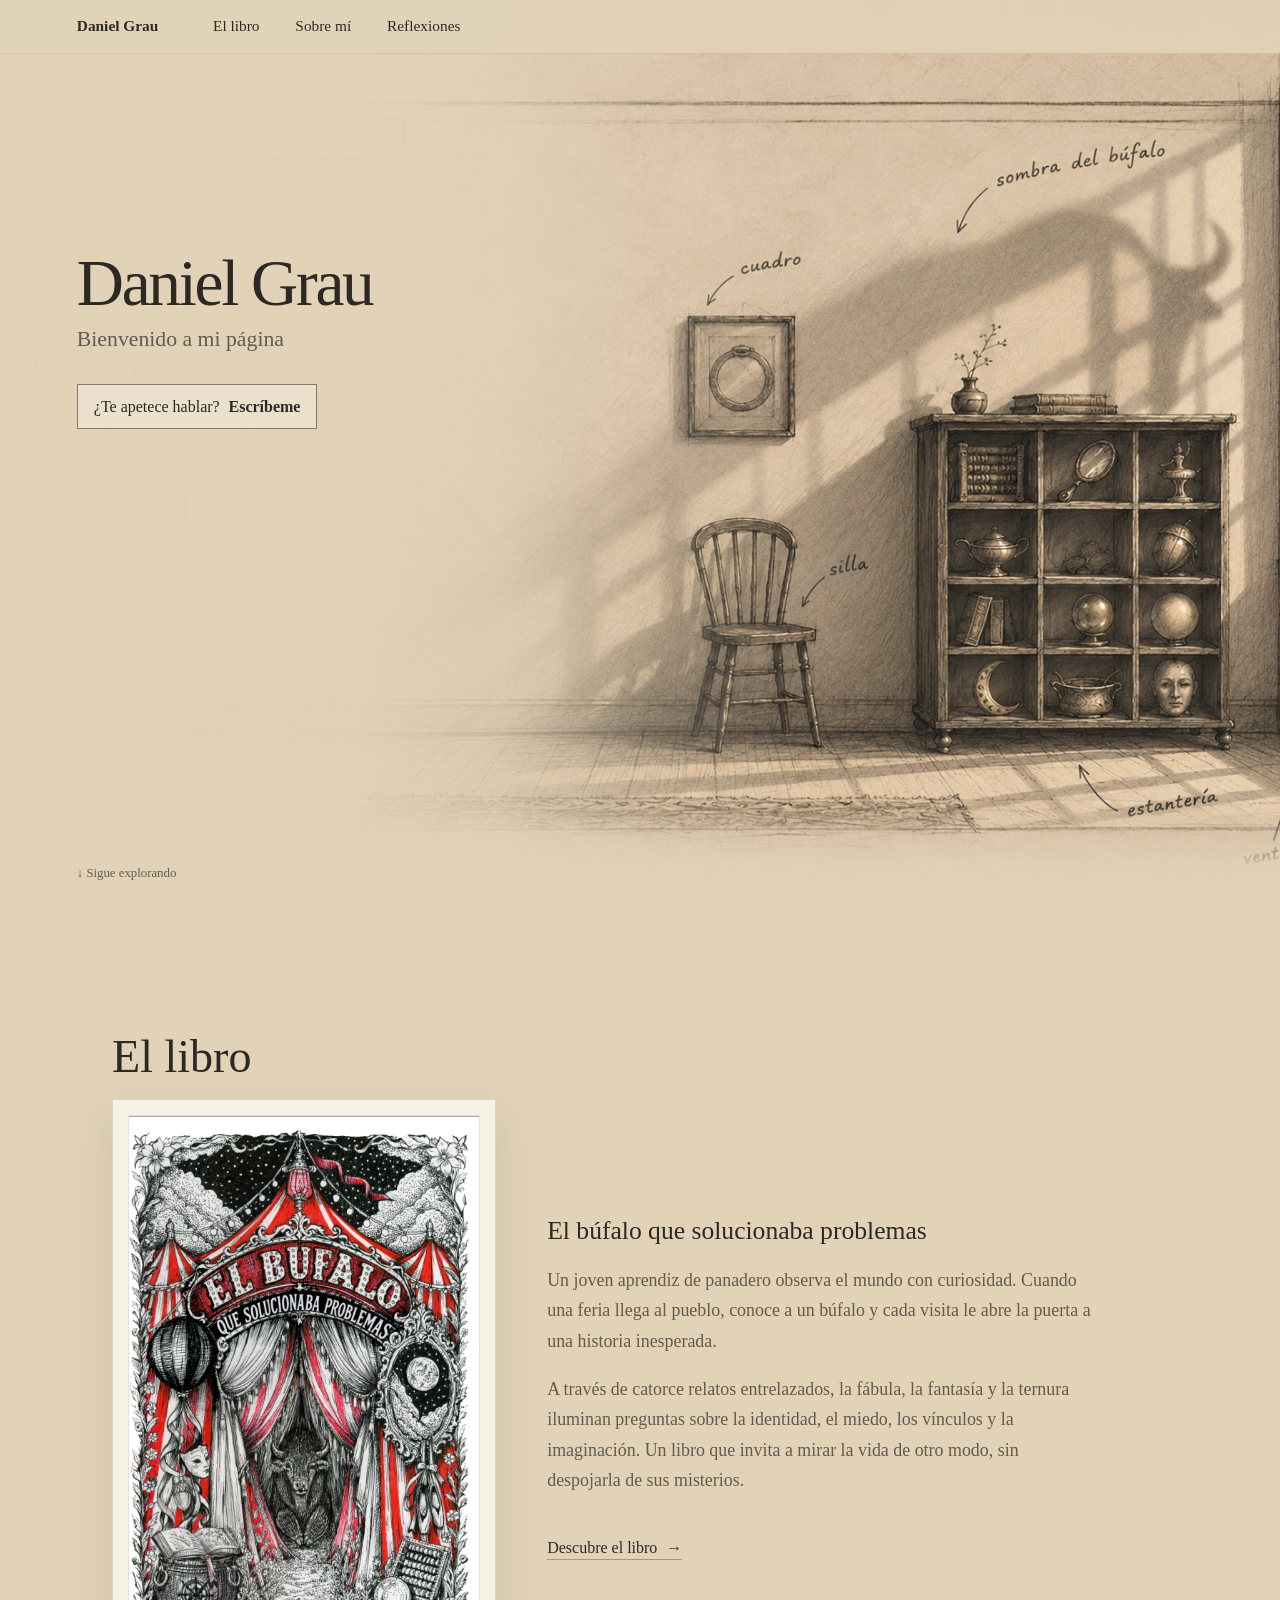
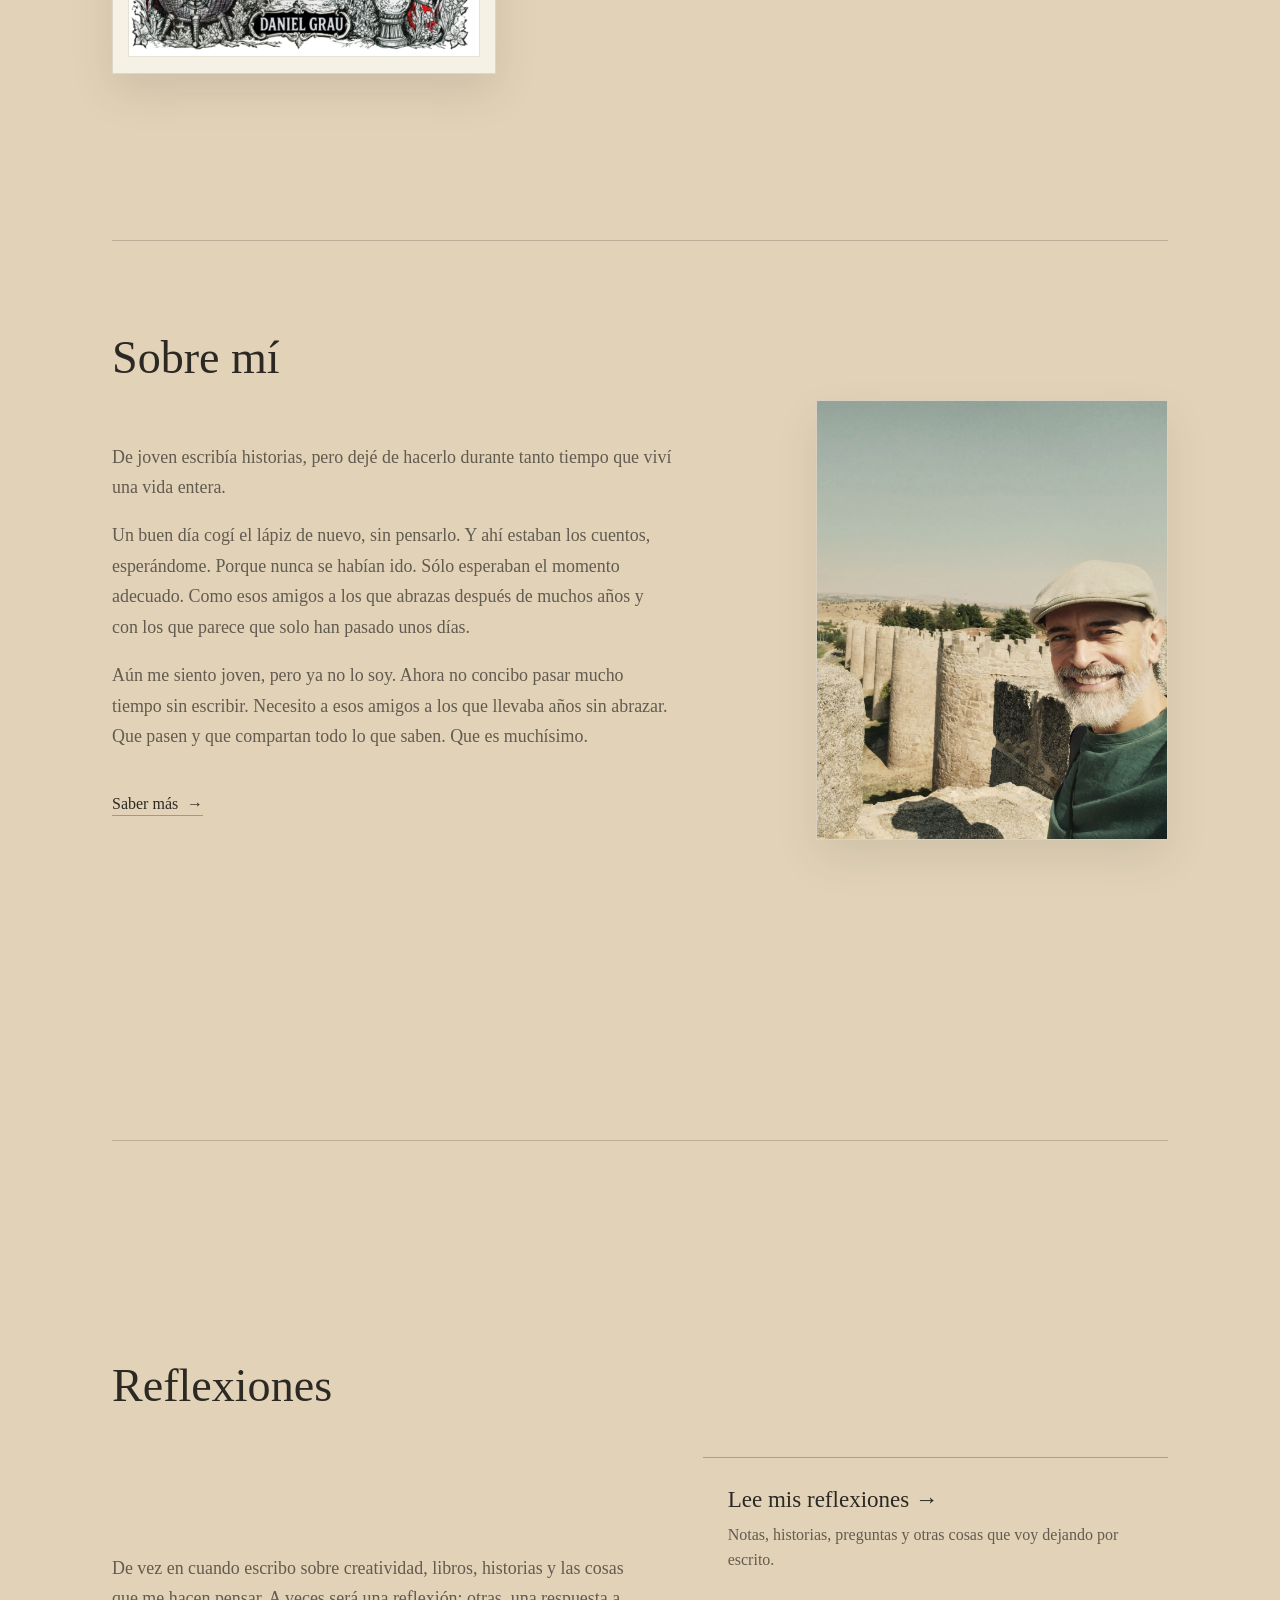
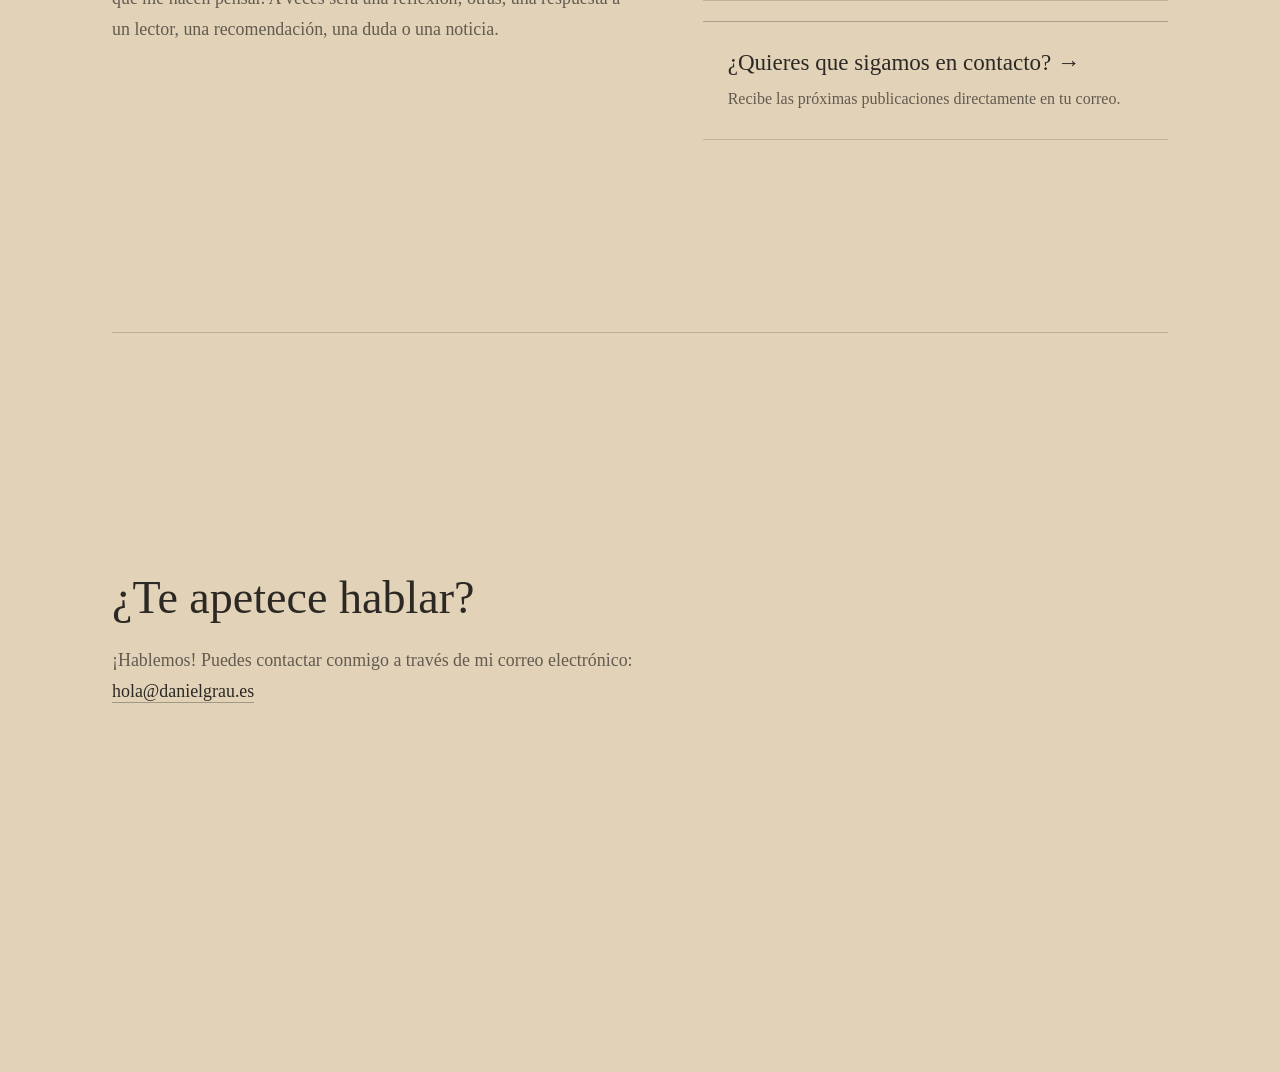
<file: index.html>
<!doctype html>
<html lang="es">
<head>
  <meta charset="utf-8">
  <meta name="viewport" content="width=device-width, initial-scale=1">
  <meta name="description" content="Página personal de Daniel Grau.">
  <title>Daniel Grau</title>
  <link rel="stylesheet" href="assets/css/site.css">
</head>
<body>
  <main>
    <section class="hero" aria-label="Bienvenida">
      <div class="hero__scene">
        <img src="assets/images/ilustracion-home.png" alt="">
<a class="hotspot hotspot--book" href="#libro" data-label="El libro" data-x="0.744" data-y="0.689" data-w="80" data-h="80" aria-label="Ir a El libro"></a>
      <a class="hotspot hotspot--mask" href="#sobre-mi" data-label="Sobre mí" data-x="0.876" data-y="0.760" data-w="80" data-h="80" aria-label="Ir a Sobre mí"></a>
      <a class="hotspot hotspot--mirror" href="#reflexiones" data-label="Reflexiones" data-x="0.810" data-y="0.519" data-w="80" data-h="80" aria-label="Ir a Reflexiones"></a>

      </div>

      <nav class="site-nav" aria-label="Navegación principal">
        <a class="site-nav__name" href="#inicio">Daniel Grau</a>
        <div class="site-nav__links">
          <a href="#libro">El libro</a>
          <a href="#sobre-mi">Sobre mí</a>
          <a href="#reflexiones">Reflexiones</a>
        </div>
      </nav>

      <div class="hero__copy" id="inicio">
        <h1>Daniel Grau</h1>
        <p class="hero__welcome">Bienvenido a mi página</p>
        <a class="cta" href="#contacto">¿Te apetece hablar? <strong>Escríbeme</strong></a>
      </div>

      <div class="scroll-hint">↓ Sigue explorando</div>
    </section>

    <div class="content">
      <section id="libro">
        <h2>El libro</h2>
        <div class="book-feature">
          <figure class="book-cover">
            <div class="book-cover__frame">
            <img src="assets/images/portada-bufalo.png" alt="Portada de El búfalo que solucionaba problemas">
            </div>
          </figure>
          <div class="book-copy">
            <h3>El búfalo que solucionaba problemas</h3>
            <p>Un joven aprendiz de panadero observa el mundo con curiosidad. Cuando una feria llega al pueblo, conoce a un búfalo y cada visita le abre la puerta a una historia inesperada.</p>
            <p>A través de catorce relatos entrelazados, la fábula, la fantasía y la ternura iluminan preguntas sobre la identidad, el miedo, los vínculos y la imaginación. Un libro que invita a mirar la vida de otro modo, sin despojarla de sus misterios.</p>
            <a class="book-link" href="danielgrau-libro.html">Descubre el libro</a>
          </div>
        </div>
      </section>

      <section id="sobre-mi">
        <h2>Sobre mí</h2>
        <div class="about-feature">
          <div class="about-copy">
            <p>De joven escribía historias, pero dejé de hacerlo durante tanto tiempo que viví una vida entera.</p>
            <p>Un buen día cogí el lápiz de nuevo, sin pensarlo. Y ahí estaban los cuentos, esperándome. Porque nunca se habían ido. Sólo esperaban el momento adecuado. Como esos amigos a los que abrazas después de muchos años y con los que parece que solo han pasado unos días.</p>
            <p>Aún me siento joven, pero ya no lo soy. Ahora no concibo pasar mucho tiempo sin escribir. Necesito a esos amigos a los que llevaba años sin abrazar. Que pasen y que compartan todo lo que saben. Que es muchísimo.</p>
            <a class="about-link" href="danielgrau-sobre-mi.html">Saber más</a>
          </div>
          <figure class="about-photo">
            <div class="about-photo__frame">
              <img src="assets/images/retrato-autor.jpg" alt="Retrato de Daniel Grau">
            </div>
          </figure>
        </div>
      </section>

      <section id="reflexiones">
        <h2>Reflexiones</h2>
        <div class="reflections-feature">
          <div class="reflections-copy">
            <p>De vez en cuando escribo sobre creatividad, libros, historias y las cosas que me hacen pensar. A veces será una reflexión; otras, una respuesta a un lector, una recomendación, una duda o una noticia.</p>
          </div>
          <div class="reflections-actions" aria-label="Opciones de Reflexiones">
            <a class="reflections-action" href="https://reflexiones.danielgrau.es/">
              <strong>Lee mis reflexiones →</strong>
              <span>Notas, historias, preguntas y otras cosas que voy dejando por escrito.</span>
            </a>
            <a class="reflections-action" href="danielgrau-suscripcion.html">
              <strong>¿Quieres que sigamos en contacto? →</strong>
              <span>Recibe las próximas publicaciones directamente en tu correo.</span>
            </a>
          </div>
        </div>
      </section>

      <section id="contacto">
        <h2>¿Te apetece hablar?</h2>
        <div class="contact-copy">
          <p>¡Hablemos! Puedes contactar conmigo a través de mi correo electrónico: <a class="contact-email" href="mailto:hola@danielgrau.es">hola@danielgrau.es</a></p>
        </div>
      </section>
    </div>
  </main>
  <script src="assets/js/site.js" defer></script>
</body>
</html>
</file>
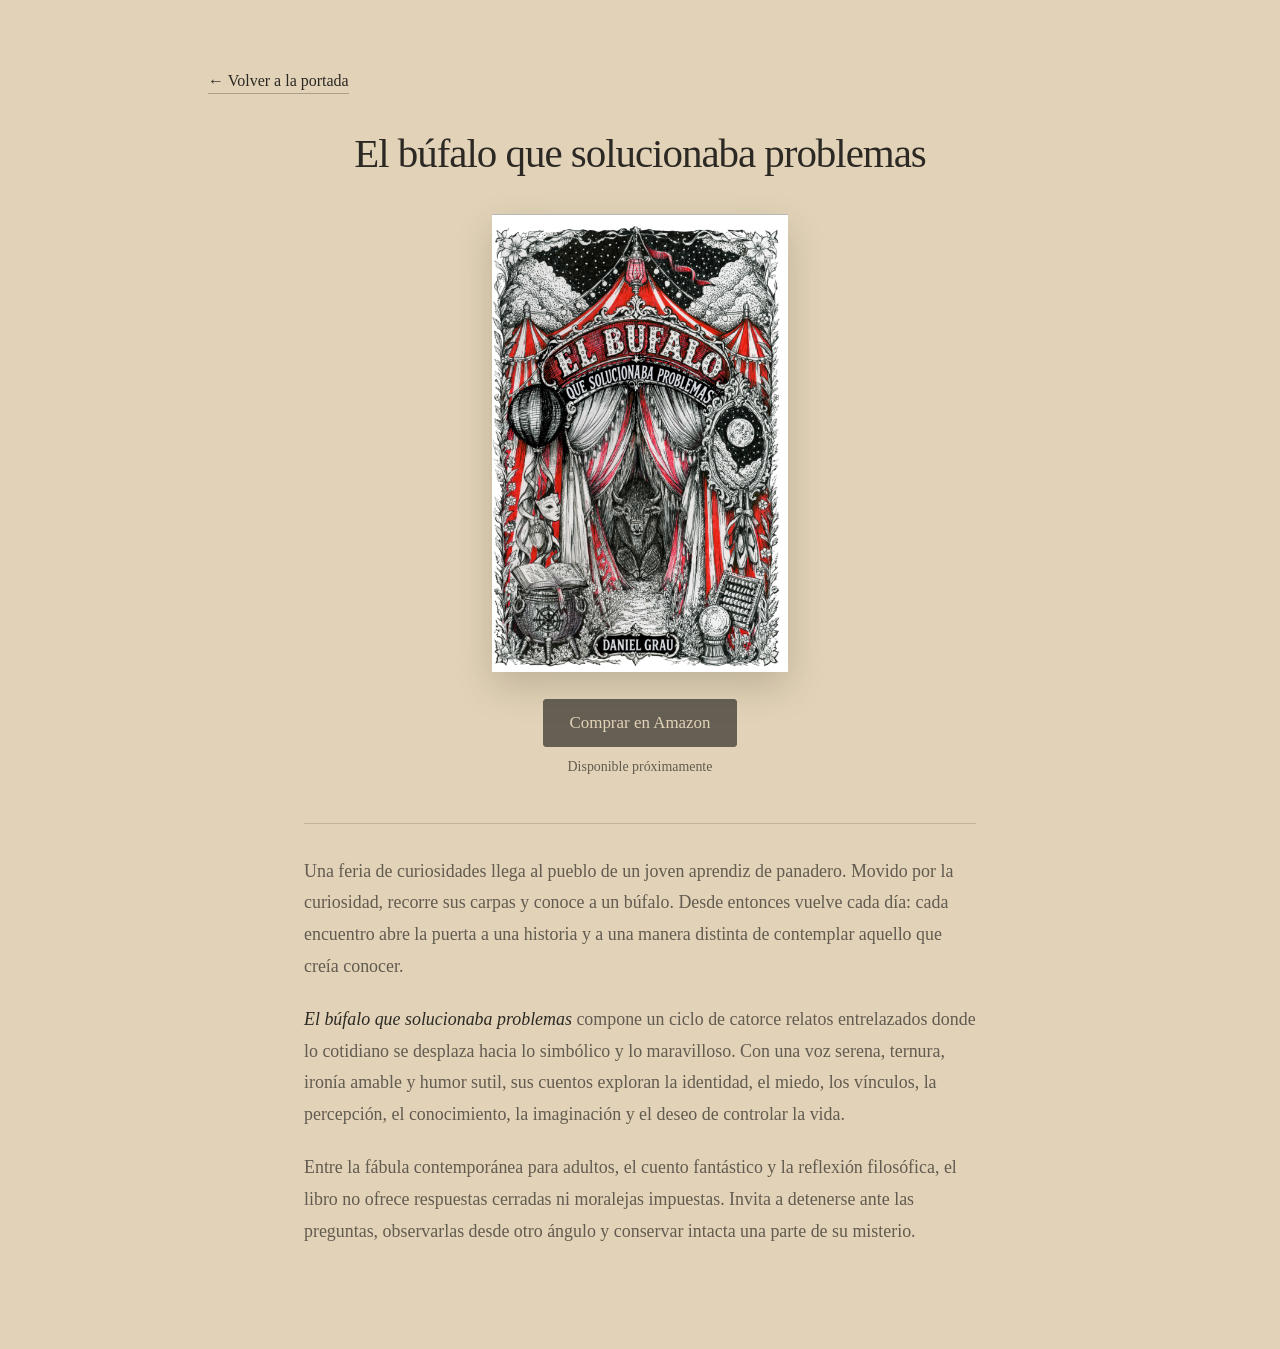
<file: danielgrau-libro.html>
<!doctype html><html lang="es"><head><meta charset="utf-8"><meta name="viewport" content="width=device-width, initial-scale=1"><meta name="description" content="El búfalo que solucionaba problemas, de Daniel Grau. Catorce relatos entrelazados entre la fábula, la fantasía y la reflexión filosófica."><title>El búfalo que solucionaba problemas — Daniel Grau</title><link rel="stylesheet" href="assets/css/danielgrau-libro.css"></head><body><main><a class="back" href="index.html#libro">← Volver a la portada</a><h1>El búfalo que solucionaba problemas</h1><figure class="cover" id="cover"><img src="assets/images/portada-bufalo.png" alt="Portada de El búfalo que solucionaba problemas" decoding="async"></figure><div class="action"><!-- Cuando KDP esté publicado, añadir href="URL_REAL_DE_AMAZON" y retirar aria-disabled. --><a class="amazon" aria-disabled="true">Comprar en Amazon</a><span class="availability">Disponible próximamente</span></div><section class="description" aria-label="Sobre el libro"><p>Una feria de curiosidades llega al pueblo de un joven aprendiz de panadero. Movido por la curiosidad, recorre sus carpas y conoce a un búfalo. Desde entonces vuelve cada día: cada encuentro abre la puerta a una historia y a una manera distinta de contemplar aquello que creía conocer.</p><p><em>El búfalo que solucionaba problemas</em> compone un ciclo de catorce relatos entrelazados donde lo cotidiano se desplaza hacia lo simbólico y lo maravilloso. Con una voz serena, ternura, ironía amable y humor sutil, sus cuentos exploran la identidad, el miedo, los vínculos, la percepción, el conocimiento, la imaginación y el deseo de controlar la vida.</p><p>Entre la fábula contemporánea para adultos, el cuento fantástico y la reflexión filosófica, el libro no ofrece respuestas cerradas ni moralejas impuestas. Invita a detenerse ante las preguntas, observarlas desde otro ángulo y conservar intacta una parte de su misterio.</p></section></main></body></html>
</file>
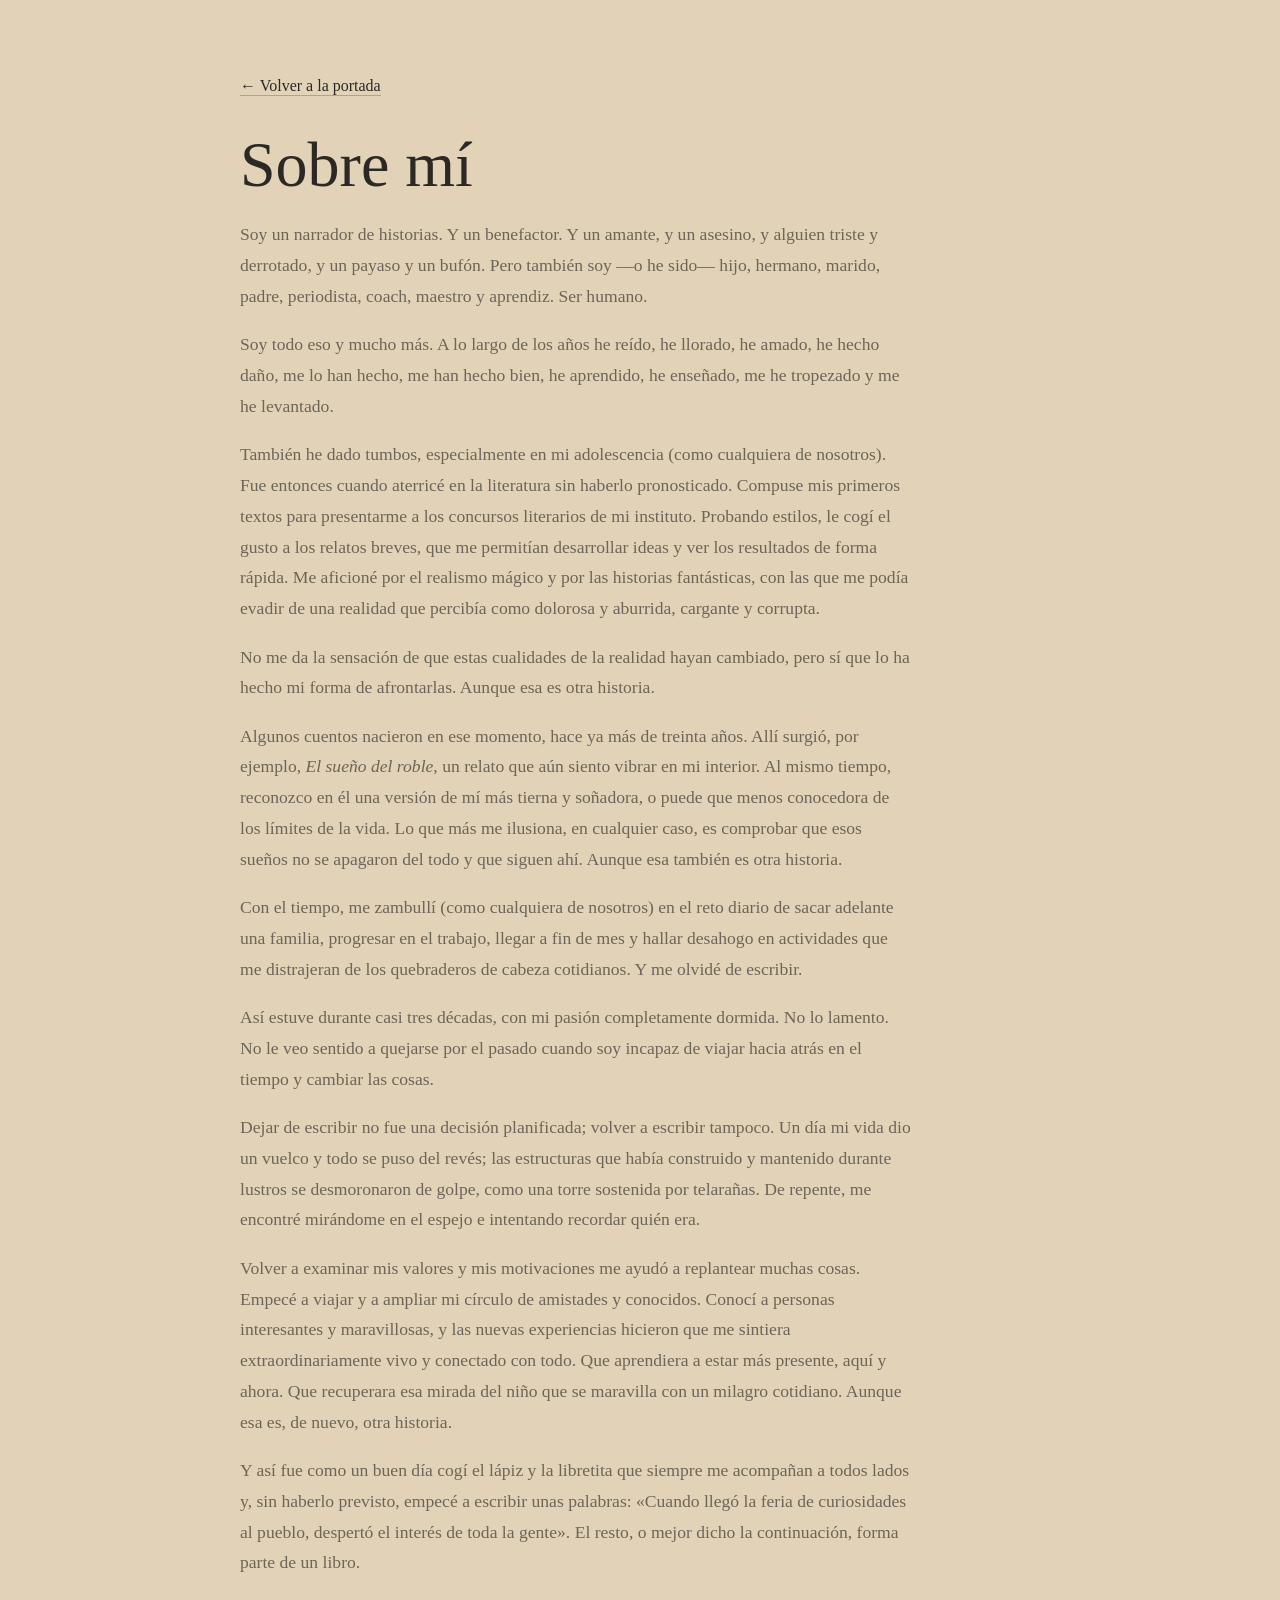
<file: danielgrau-sobre-mi.html>
<!doctype html>
<html lang="es"><head><meta charset="utf-8"><meta name="viewport" content="width=device-width, initial-scale=1"><title>Sobre mí — Daniel Grau</title>
<link rel="stylesheet" href="assets/css/danielgrau-sobre-mi.css"></head><body><main>
<a class="back" href="index.html#sobre-mi">← Volver a la portada</a><h1>Sobre mí</h1>
<p>Soy un narrador de historias. Y un benefactor. Y un amante, y un asesino, y alguien triste y derrotado, y un payaso y un bufón. Pero también soy —o he sido— hijo, hermano, marido, padre, periodista, coach, maestro y aprendiz. Ser humano.</p>
<p>Soy todo eso y mucho más. A lo largo de los años he reído, he llorado, he amado, he hecho daño, me lo han hecho, me han hecho bien, he aprendido, he enseñado, me he tropezado y me he levantado.</p>
<p>También he dado tumbos, especialmente en mi adolescencia (como cualquiera de nosotros). Fue entonces cuando aterricé en la literatura sin haberlo pronosticado. Compuse mis primeros textos para presentarme a los concursos literarios de mi instituto. Probando estilos, le cogí el gusto a los relatos breves, que me permitían desarrollar ideas y ver los resultados de forma rápida. Me aficioné por el realismo mágico y por las historias fantásticas, con las que me podía evadir de una realidad que percibía como dolorosa y aburrida, cargante y corrupta.</p>
<p>No me da la sensación de que estas cualidades de la realidad hayan cambiado, pero sí que lo ha hecho mi forma de afrontarlas. Aunque esa es otra historia.</p>
<p>Algunos cuentos nacieron en ese momento, hace ya más de treinta años. Allí surgió, por ejemplo, <em>El sueño del roble</em>, un relato que aún siento vibrar en mi interior. Al mismo tiempo, reconozco en él una versión de mí más tierna y soñadora, o puede que menos conocedora de los límites de la vida. Lo que más me ilusiona, en cualquier caso, es comprobar que esos sueños no se apagaron del todo y que siguen ahí. Aunque esa también es otra historia.</p>
<p>Con el tiempo, me zambullí (como cualquiera de nosotros) en el reto diario de sacar adelante una familia, progresar en el trabajo, llegar a fin de mes y hallar desahogo en actividades que me distrajeran de los quebraderos de cabeza cotidianos. Y me olvidé de escribir.</p>
<p>Así estuve durante casi tres décadas, con mi pasión completamente dormida. No lo lamento. No le veo sentido a quejarse por el pasado cuando soy incapaz de viajar hacia atrás en el tiempo y cambiar las cosas.</p>
<p>Dejar de escribir no fue una decisión planificada; volver a escribir tampoco. Un día mi vida dio un vuelco y todo se puso del revés; las estructuras que había construido y mantenido durante lustros se desmoronaron de golpe, como una torre sostenida por telarañas. De repente, me encontré mirándome en el espejo e intentando recordar quién era.</p>
<p>Volver a examinar mis valores y mis motivaciones me ayudó a replantear muchas cosas. Empecé a viajar y a ampliar mi círculo de amistades y conocidos. Conocí a personas interesantes y maravillosas, y las nuevas experiencias hicieron que me sintiera extraordinariamente vivo y conectado con todo. Que aprendiera a estar más presente, aquí y ahora. Que recuperara esa mirada del niño que se maravilla con un milagro cotidiano. Aunque esa es, de nuevo, otra historia.</p>
<p>Y así fue como un buen día cogí el lápiz y la libretita que siempre me acompañan a todos lados y, sin haberlo previsto, empecé a escribir unas palabras: «Cuando llegó la feria de curiosidades al pueblo, despertó el interés de toda la gente». El resto, o mejor dicho la continuación, forma parte de un libro.</p>
</main></body></html>
</file>
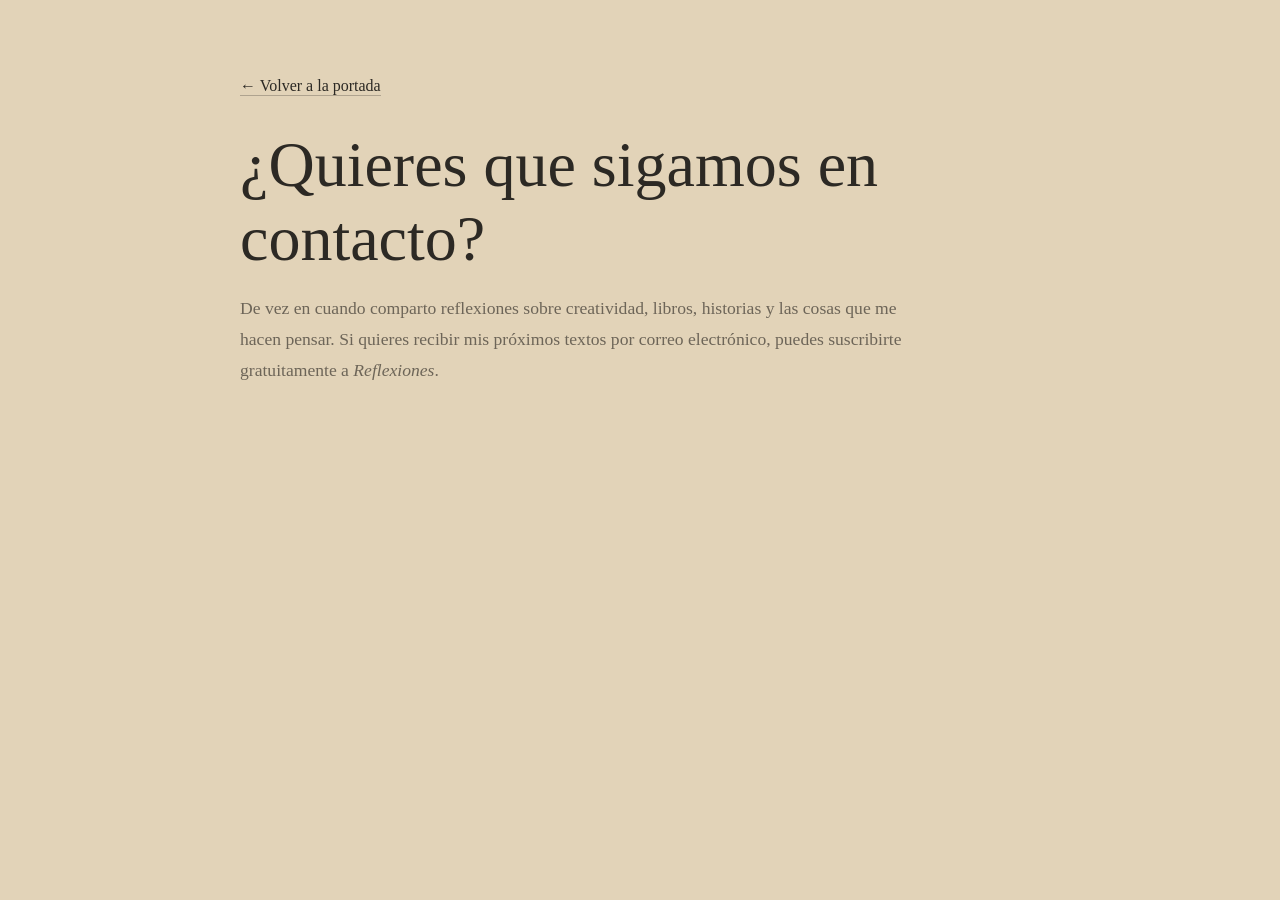
<file: danielgrau-suscripcion.html>
<!doctype html><html lang="es"><head><meta charset="utf-8"><meta name="viewport" content="width=device-width, initial-scale=1"><meta name="description" content="Suscríbete gratuitamente a Reflexiones, de Daniel Grau, y recibe sus nuevos textos por correo electrónico."><title>¿Quieres que sigamos en contacto? — Daniel Grau</title><link rel="stylesheet" href="assets/css/danielgrau-suscripcion.css"></head><body><main><a class="back" href="index.html#reflexiones">← Volver a la portada</a><h1>¿Quieres que sigamos en contacto?</h1><p>De vez en cuando comparto reflexiones sobre creatividad, libros, historias y las cosas que me hacen pensar. Si quieres recibir mis próximos textos por correo electrónico, puedes suscribirte gratuitamente a <em>Reflexiones</em>.</p><div class="signup"><iframe src="https://reflexiones.danielgrau.es/embed?transparent=1" width="480" height="150" style="border: 0; background: transparent" frameborder="0" scrolling="no"></iframe></div></main></body></html>
</file>
<file: assets/css/site.css>
:root {
  --paper: #e2d3b8;
  --paper-strong: #d9c7a7;
  --ink: #2c2924;
  --ink-soft: #625b50;
  --line: rgba(44, 41, 36, 0.22);
  --hotspot: rgba(255, 251, 240, 0.86);
}

* { box-sizing: border-box; }
html { scroll-behavior: smooth; }
body {
  margin: 0;
  color: var(--ink);
  background: var(--paper);
  font-family: Georgia, 'Times New Roman', serif;
}

a { color: inherit; }

.hero {
  position: relative;
  min-height: 100svh;
  overflow: hidden;
  background: var(--paper);
}

.hero__scene {
  position: absolute;
  inset: 0;
  isolation: isolate;
}

.hero__scene::after {
  content: "";
  position: absolute;
  inset: auto 0 0 0;
  height: clamp(3.5rem, 10vh, 7rem);
  background: linear-gradient(to bottom, rgba(226,211,184,0) 0%, rgba(226,211,184,.82) 60%, rgba(226,211,184,1) 100%);
  pointer-events: none;
  z-index: 1;
}

.hero__scene img {
  width: 100%;
  height: 100%;
  object-fit: cover;
  object-position: center center;
  display: block;
  filter: saturate(.9) contrast(.98);
}

/* Cubre las anotaciones del mock y reserva una zona serena para el contenido. */
.hero::after {
  content: '';
  position: absolute;
  inset: 0;
  pointer-events: none;
  background: linear-gradient(
    90deg,
    rgba(226,211,184,.99) 0%,
    rgba(226,211,184,.97) 28%,
    rgba(226,211,184,.80) 39%,
    rgba(226,211,184,.25) 51%,
    rgba(226,211,184,0) 63%
  );
}

.site-nav {
  position: fixed;
  z-index: 20;
  top: 0;
  left: 0;
  right: 0;
  display: flex;
  align-items: center;
  gap: 2rem;
  padding: .85rem clamp(1.5rem, 6vw, 6rem);
  font-size: .96rem;
  background: rgba(226,211,184,.90);
  border-bottom: 1px solid rgba(44,41,36,.10);
  backdrop-filter: blur(6px);
  -webkit-backdrop-filter: blur(6px);
}

.site-nav__name {
  font-weight: 700;
  margin-right: 1rem;
  text-decoration: none;
}

.site-nav__links {
  display: flex;
  gap: 1.4rem;
  flex-wrap: wrap;
}

.site-nav__links a {
  text-decoration: none;
  border-bottom: 1px solid transparent;
}
.site-nav__links a:hover,
.site-nav__links a:focus-visible { border-bottom-color: currentColor; }

.site-nav__links a {
  padding: .2rem .42rem;
  transition: background-color .18s ease, color .18s ease, border-color .18s ease;
}

.site-nav__links a.is-active {
  background: var(--ink);
  color: var(--paper);
  border-bottom-color: transparent;
}

.hero__copy {
  position: relative;
  z-index: 4;
  width: min(35rem, 42vw);
  padding-top: clamp(11rem, 28vh, 18rem);
  margin-left: clamp(1.5rem, 6vw, 6rem);
}

.hero__copy h1 {
  margin: 0 0 .8rem;
  font-size: clamp(2.6rem, 5.1vw, 5.6rem);
  line-height: .95;
  font-weight: 500;
  letter-spacing: -.035em;
}

.hero__welcome {
  margin: 0 0 2rem;
  font-size: clamp(1.15rem, 1.7vw, 1.6rem);
  color: var(--ink-soft);
}

.cta {
  display: inline-flex;
  align-items: center;
  gap: .55rem;
  padding: .8rem 1rem;
  text-decoration: none;
  border: 1px solid rgba(44,41,36,.55);
  background: rgba(238,229,212,.72);
  backdrop-filter: blur(2px);
  transition: transform .18s ease, background .18s ease;
}
.cta:hover, .cta:focus-visible {
  transform: translateY(-2px);
  background: rgba(255,252,245,.9);
}

.hotspot {
  position: absolute;
  z-index: 3;
  width: 1px;
  height: 1px;
  border-radius: .18rem;
  border: 1px dashed rgba(44,41,36,.22);
  background: transparent;
  transform: translate(-50%, -50%);
  cursor: pointer;
  text-decoration: none;
}
.hotspot::after {
  content: attr(data-label);
  position: absolute;
  left: 50%;
  bottom: calc(100% + .55rem);
  transform: translateX(-50%) translateY(.25rem);
  opacity: 0;
  white-space: nowrap;
  padding: .32rem .5rem;
  font-size: .8rem;
  color: var(--ink);
  background: var(--hotspot);
  border: 1px solid var(--line);
  pointer-events: none;
  transition: opacity .16s ease, transform .16s ease;
}
.hotspot:hover,
.hotspot:focus-visible {
  border-style: solid;
  border-color: rgba(44,41,36,.62);
  background: rgba(255,250,239,.10);
  outline: none;
}
.hotspot:hover::after,
.hotspot:focus-visible::after {
  opacity: 1;
  transform: translateX(-50%) translateY(0);
}

/* Posicionamiento calculado contra la imagen renderizada. */
.hotspot--book   { }
.hotspot--mirror { }
.hotspot--mask   { }

.scroll-hint {
  position: absolute;
  z-index: 5;
  bottom: 1.2rem;
  left: clamp(1.5rem, 6vw, 6rem);
  font-size: .8rem;
  color: var(--ink-soft);
}

.content {
  max-width: 74rem;
  margin: 0 auto;
  padding: 2.5rem clamp(1.5rem, 5vw, 4rem) 8rem;
}
.content section {
  min-height: 100svh;
  box-sizing: border-box;
  padding: clamp(5rem, 10vh, 8rem) 0 4rem;
  border-top: 1px solid var(--line);
  scroll-margin-top: 4.5rem;
}
.content section:first-child {
  border-top: none;
}
.content h2 {
  font-size: clamp(2rem, 3.6vw, 3.7rem);
  font-weight: 500;
  margin: 0 0 1rem;
}
.content p {
  max-width: 42rem;
  font-size: 1.12rem;
  line-height: 1.7;
  color: var(--ink-soft);
}

.book-feature {
  display: grid;
  grid-template-columns: minmax(16rem, 24rem) minmax(0, 1fr);
  gap: clamp(2rem, 4vw, 4.5rem);
  align-items: center;
}
.book-cover {
  margin: 0;
}
.book-cover__frame {
  display: inline-block;
  padding: .95rem;
  background: rgba(250, 246, 237, .86);
  border: 1px solid rgba(84, 74, 61, .16);
  box-shadow: 0 18px 42px rgba(27, 24, 19, .10);
}
.book-cover img {
  display: block;
  width: 100%;
  max-width: 22rem;
  height: auto;
  border: 1px solid rgba(44,41,36,.08);
}
.book-copy {
  max-width: 34rem;
}
.book-copy h3 {
  font-size: clamp(1.4rem, 2vw, 2rem);
  font-weight: 500;
  line-height: 1.2;
  margin: 0 0 1.1rem;
}
.book-copy p + p {
  margin-top: 1rem;
}
.book-link {
  display: inline-flex;
  align-items: center;
  gap: .55rem;
  margin-top: 1.6rem;
  font-size: 1rem;
  color: var(--ink);
  text-decoration: none;
  border-bottom: 1px solid rgba(44,41,36,.35);
  padding-bottom: .14rem;
}
.book-link::after {
  content: "→";
  transition: transform .18s ease;
}
.book-link:hover::after,
.book-link:focus-visible::after {
  transform: translateX(3px);
}
.book-link:hover,
.book-link:focus-visible {
  border-bottom-color: currentColor;
}

.about-feature {
  display: grid;
  grid-template-columns: minmax(0, 1fr) minmax(16rem, 22rem);
  gap: clamp(2.5rem, 5vw, 5rem);
  align-items: center;
}
.about-copy {
  max-width: 35rem;
}
.about-photo {
  margin: 0;
  justify-self: end;
  width: min(100%, 22rem);
}
.about-photo__frame {
  position: relative;
  aspect-ratio: 4 / 5;
  overflow: hidden;
  background: rgba(250,246,237,.55);
  border: 1px solid rgba(84,74,61,.14);
  box-shadow: 0 18px 42px rgba(27,24,19,.09);
}
.about-photo img {
  width: 100%;
  height: 100%;
  object-fit: cover;
  object-position: 90% center;
  display: block;
  filter: saturate(.92) contrast(.98);
}
.about-link {
  display: inline-flex;
  align-items: center;
  gap: .55rem;
  margin-top: 1.6rem;
  font-size: 1rem;
  color: var(--ink);
  text-decoration: none;
  border-bottom: 1px solid rgba(44,41,36,.35);
  padding-bottom: .14rem;
}
.about-link::after {
  content: "→";
  transition: transform .18s ease;
}
.about-link:hover::after,
.about-link:focus-visible::after {
  transform: translateX(3px);
}
.about-link:hover,
.about-link:focus-visible {
  border-bottom-color: currentColor;
}

#reflexiones {
  display: grid;
  grid-template-rows: auto auto;
  align-content: center;
  row-gap: clamp(2.2rem, 5vh, 4rem);
  min-height: 88svh;
}
#reflexiones > h2 {
  align-self: start;
  margin-bottom: 0;
}
.reflections-feature {
  display: grid;
  grid-template-columns: minmax(0, 1.05fr) minmax(20rem, .95fr);
  gap: clamp(3rem, 6vw, 6rem);
  align-items: center;
  align-self: center;
  min-height: 0;
  width: 100%;
}
.reflections-copy {
  max-width: 38rem;
}
.reflections-copy p {
  max-width: 36rem;
}
.reflections-actions {
  display: grid;
  gap: 1.25rem;
  align-self: center;
}
.reflections-action {
  display: block;
  padding: 1.65rem 1.55rem 1.7rem;
  border-top: 1px solid rgba(44,41,36,.30);
  border-bottom: 1px solid rgba(44,41,36,.18);
  text-decoration: none;
  color: var(--ink);
  transition: background-color .18s ease, padding-left .18s ease;
}
.reflections-action strong {
  display: block;
  font-size: clamp(1.18rem, 1.8vw, 1.45rem);
  line-height: 1.25;
  font-weight: 500;
}
.reflections-action span {
  display: block;
  margin-top: .6rem;
  max-width: 26rem;
  font-size: 1rem;
  line-height: 1.55;
  color: var(--ink-soft);
}
.reflections-action:hover,
.reflections-action:focus-visible {
  background: rgba(255,255,255,.18);
  padding-left: 1.8rem;
}

#contacto {
  min-height: 68svh;
  display: flex;
  flex-direction: column;
  justify-content: center;
  padding-top: 4rem;
  padding-bottom: 4rem;
}
#contacto .contact-copy {
  max-width: 34rem;
}
#contacto .contact-copy p {
  margin: .35rem 0 0;
}
#contacto .contact-email {
  color: var(--ink);
  text-decoration: none;
  border-bottom: 1px solid rgba(44,41,36,.35);
  padding-bottom: .08rem;
}
#contacto .contact-email:hover,
#contacto .contact-email:focus-visible {
  border-bottom-color: currentColor;
}

.placeholder-note {
  font-style: italic;
  opacity: .72;
}


@media (max-width: 760px), (max-aspect-ratio: 5/4) {
  .hero {
    min-height: auto;
    padding-bottom: 0;
    display: flex;
    flex-direction: column;
    overflow: visible;
  }

  .site-nav {
    position: fixed;
    top: 0;
    left: 0;
    right: 0;
    padding: .7rem 1.25rem;
    gap: .35rem .9rem;
    align-items: flex-start;
    flex-direction: column;
    background: rgba(226,211,184,.94);
  }

  .site-nav__links {
    gap: .9rem 1.1rem;
  }

  .hero__copy {
    position: relative;
    order: 2;
    width: auto;
    padding: 8.2rem 1.25rem 3rem;
    margin: 0;
  }

  .hero__copy h1 {
    font-size: clamp(3rem, 13vw, 5rem);
  }

  .hero__scene {
    position: relative;
    order: 3;
    inset: auto;
    width: 100%;
    aspect-ratio: 4 / 5;
    height: auto;
    overflow: hidden;
    background: var(--paper);
  }

  .hero__scene::before {
    content: "";
    position: absolute;
    inset: 0 0 auto 0;
    height: clamp(2.25rem, 7vh, 4.5rem);
    background: linear-gradient(to bottom, rgba(226,211,184,1) 0%, rgba(226,211,184,.72) 45%, rgba(226,211,184,0) 100%);
    pointer-events: none;
    z-index: 1;
  }

  .hero__scene img {
    position: absolute;
    inset: 0;
    width: 100%;
    height: 100%;
    max-width: none;
    object-fit: cover;
    object-position: 88% center;
    transform: none;
  }

  .hero::after {
    display: none;
  }

  .hotspot {
    display: block;
    min-width: 48px;
    min-height: 48px;
  }

  .hotspot--book   { }
  .hotspot--mirror { }
  .hotspot--mask   { }


  .book-feature {
    grid-template-columns: 1fr;
    gap: 1.1rem;
    align-items: start;
  }

  .book-cover__frame {
    padding: .62rem;
  }

  .book-cover img {
    max-width: min(14.6rem, 58vw);
  }

  .book-copy {
    max-width: none;
  }


  .about-feature {
    grid-template-columns: 1fr;
    gap: 1.35rem;
    align-items: start;
  }

  .about-photo {
    justify-self: start;
    width: min(17rem, 66vw);
    order: 1;
  }

  .about-copy {
    max-width: none;
    order: 2;
  }


  .reflections-feature {
    grid-template-columns: 1fr;
    gap: 1.6rem;
    min-height: 0;
    align-items: start;
    align-self: center;
  }

  .reflections-copy,
  .reflections-copy p {
    max-width: none;
  }

  .reflections-actions {
    width: 100%;
  }

  .scroll-hint {
    display: none;
  }

  #contacto {
    min-height: 62svh;
    padding-top: 3.4rem;
    padding-bottom: 3.4rem;
  }

  .content {
    padding-top: .8rem;
  }

  .content section {
    min-height: 100svh;
    padding-top: 2.25rem;
    scroll-margin-top: 5.2rem;
  }

  #reflexiones {
    display: block;
    min-height: 92svh;
    padding-top: 2.25rem;
    padding-bottom: 3rem;
  }

  #reflexiones > h2 {
    margin-bottom: 2.6rem;
  }

  .reflections-action {
    padding: 1.25rem 1.2rem 1.35rem;
  }

  .reflections-action strong {
    font-size: 1.12rem;
  }
}

@media (prefers-reduced-motion: reduce) {
  html { scroll-behavior: auto; }
  .cta, .hotspot::after { transition: none; }
}
</file>
<file: assets/css/danielgrau-libro.css>
:root { --paper:#e2d3b8; --ink:#2c2924; --ink-soft:#625b50; --line:rgba(44,41,36,.18); }
* { box-sizing:border-box; }
body { margin:0; color:var(--ink); background:var(--paper); font-family:Georgia,"Times New Roman",serif; }
main { width:min(100%,58rem); margin:0 auto; padding:clamp(2rem,6vw,4.5rem) clamp(1.25rem,4vw,2rem) 5rem; }
a { color:inherit; }
.back { display:inline-block; margin-bottom:2.2rem; text-decoration:none; border-bottom:1px solid rgba(44,41,36,.3); padding-bottom:.2rem; }
h1 { font-size:clamp(1.85rem,3.2vw,2.75rem); font-weight:400; line-height:1.18; letter-spacing:-.025em; text-align:center; max-width:17em; margin:0 auto 2.3rem; text-wrap:balance; }
.cover { width:min(100%,18.5rem); min-height:17rem; margin:0 auto 1.7rem; display:flex; justify-content:center; align-items:center; }
.cover img { display:block; width:100%; height:auto; box-shadow:0 14px 35px rgba(27,24,19,.18); }
.cover-placeholder { font-size:.95rem; text-align:center; color:var(--ink-soft); }
.action { text-align:center; margin-bottom:3rem; }
.amazon { display:inline-block; padding:.8rem 1.6rem; border:1px solid var(--ink); border-radius:3px; background:var(--ink); color:var(--paper); text-decoration:none; font-family:Georgia,"Times New Roman",serif; font-size:1.06rem; }
.amazon[aria-disabled="true"] { opacity:.68; cursor:default; }
.availability { display:block; font-size:.87rem; color:var(--ink-soft); margin-top:.75rem; }
.description { max-width:42rem; margin:0 auto; border-top:1px solid var(--line); padding-top:2rem; }
.description p { margin:0 0 1.35rem; color:var(--ink-soft); font-size:clamp(1.03rem,2vw,1.12rem); line-height:1.77; }
.description em { color:var(--ink); }
@media(max-width:600px) { .back { margin-bottom:1.8rem; } h1 { margin-bottom:2rem; } .cover { width:min(67vw,16rem); min-height:12rem; } .action { margin-bottom:2.4rem; } }
</file>
<file: assets/css/danielgrau-sobre-mi.css>
:root { --paper:#e2d3b8; --ink:#2c2924; --ink-soft:#6d6558; }
* { box-sizing:border-box; }
body { margin:0; font-family:Georgia,"Times New Roman",serif; background:var(--paper); color:var(--ink); }
main { max-width:54rem; margin:0 auto; padding:clamp(2rem,6vw,5rem) clamp(1.25rem,4vw,2rem) 5rem; }
h1 { font-size:clamp(2.4rem,5vw,4.2rem); font-weight:500; margin:0 0 1rem; }
p { max-width:42rem; font-size:1.1rem; line-height:1.75; color:var(--ink-soft); }
a { color:var(--ink); }
.back { display:inline-block; margin-bottom:2rem; text-decoration:none; border-bottom:1px solid rgba(44,41,36,.28); }
</file>
<file: assets/css/danielgrau-suscripcion.css>
:root { --paper:#e2d3b8; --ink:#2c2924; --ink-soft:#6d6558; }
* { box-sizing:border-box; }
body { margin:0; font-family:Georgia, "Times New Roman", serif; color:var(--ink); background:var(--paper); }
main { max-width:54rem; margin:0 auto; padding:clamp(2rem,6vw,5rem) clamp(1.25rem,4vw,2rem) 5rem; }
h1 { font-size:clamp(2.4rem,5vw,4.2rem); font-weight:500; margin:0 0 1rem; }
p { font-size:1.1rem; line-height:1.75; color:var(--ink-soft); max-width:42rem; }
a { color:var(--ink); }
.back { display:inline-block; margin-bottom:2rem; text-decoration:none; border-bottom:1px solid rgba(44,41,36,.28); }
.signup { margin-top:2rem; max-width:480px; }
.signup iframe { display:block; width:100%; height:150px; border:1px solid #EEE; background:#FFF; }
</file>
